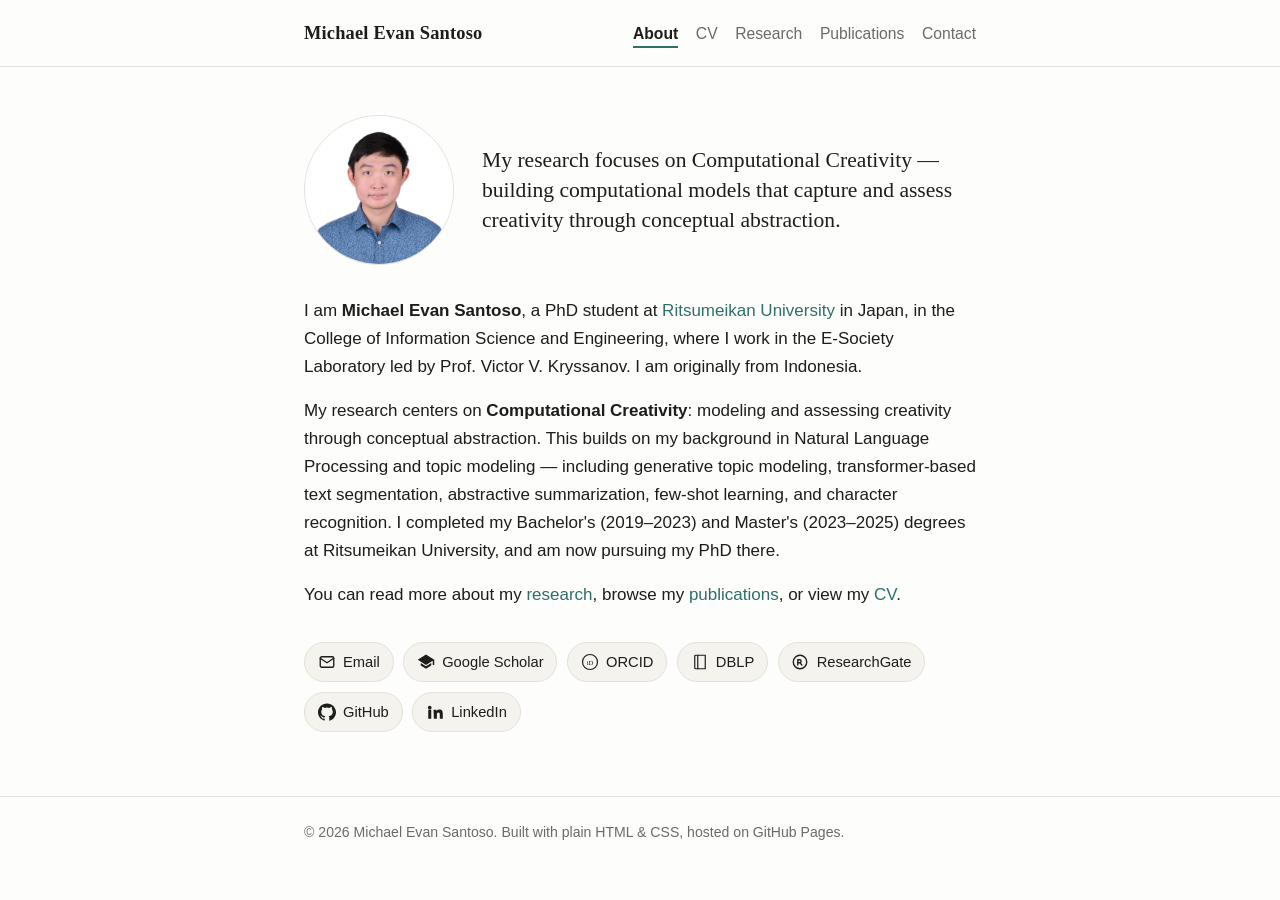
<file: index.html>
<!DOCTYPE html>
<html lang="en">
<head>
  <meta charset="utf-8">
  <meta name="viewport" content="width=device-width, initial-scale=1">
  <title>Michael Evan Santoso — About</title>
  <meta name="description" content="Michael Evan Santoso — PhD student at Ritsumeikan University, Japan. Computational Creativity, NLP, and topic modeling.">
  <link rel="icon" href="assets/img/favicon.svg" type="image/svg+xml">
  <link rel="stylesheet" href="assets/css/style.css">
</head>
<body>
  <a class="skip-link" href="#main">Skip to content</a>

  <header class="site-header">
    <div class="wrap">
      <a class="site-title" href="index.html">Michael Evan Santoso</a>
      <nav class="site-nav" aria-label="Primary">
        <a href="index.html" aria-current="page">About</a>
        <a href="cv.html">CV</a>
        <a href="research.html">Research</a>
        <a href="publications.html">Publications</a>
        <a href="contact.html">Contact</a>
      </nav>
    </div>
  </header>

  <main id="main" class="wrap">
    <div class="intro">
      <img class="headshot" src="assets/img/headshot.jpeg"
           alt="Portrait of Michael Evan Santoso" width="150" height="150">
      <p class="tagline">My research focuses on Computational Creativity — building computational
        models that capture and assess creativity through conceptual abstraction.</p>
    </div>

    <section class="bio">
      <p>I am <strong>Michael Evan Santoso</strong>, a PhD student at
        <a href="https://en.ritsumei.ac.jp/">Ritsumeikan University</a> in Japan, in the
        College of Information Science and Engineering, where I work in the
        E-Society Laboratory led by Prof. Victor V. Kryssanov. I am originally from Indonesia.</p>
      <p>My research centers on <strong>Computational Creativity</strong>: modeling and assessing
        creativity through conceptual abstraction. This builds on my background in Natural Language
        Processing and topic modeling — including generative topic modeling, transformer-based text
        segmentation, abstractive summarization, few-shot learning, and character recognition.
        I completed my Bachelor's (2019&ndash;2023) and Master's (2023&ndash;2025) degrees at
        Ritsumeikan University, and am now pursuing my PhD there.</p>
      <p>You can read more about my <a href="research.html">research</a>, browse my
        <a href="publications.html">publications</a>, or view my <a href="cv.html">CV</a>.</p>
    </section>

    <nav class="links" aria-label="Profiles and contact">
      <a href="mailto:is0534is@ed.ritsumei.ac.jp" aria-label="Email">
        <svg viewBox="0 0 24 24" fill="none" stroke="currentColor" stroke-width="1.8"
             stroke-linecap="round" stroke-linejoin="round" aria-hidden="true">
          <rect x="3" y="5" width="18" height="14" rx="2"></rect>
          <path d="m3 7 9 6 9-6"></path>
        </svg>Email</a>

      <a href="https://scholar.google.com/citations?user=zKkCr3cAAAAJ&amp;hl=en" aria-label="Google Scholar">
        <svg viewBox="0 0 24 24" fill="currentColor" aria-hidden="true">
          <path d="M12 2 1 9l11 7 9-5.73V16h2V9zM5 13.18v3.5L12 21l7-4.32v-3.5L12 17.5z"/>
        </svg>Google Scholar</a>

      <a href="https://orcid.org/0000-0002-5002-0275" aria-label="ORCID">
        <svg viewBox="0 0 24 24" fill="none" stroke="currentColor" stroke-width="1.6" aria-hidden="true">
          <circle cx="12" cy="12" r="10"></circle>
          <text x="12" y="16" font-size="9" font-family="Georgia, serif" fill="currentColor"
                stroke="none" text-anchor="middle">iD</text>
        </svg>ORCID</a>

      <a href="https://dblp.org/pid/369/6828.html" aria-label="DBLP">
        <svg viewBox="0 0 24 24" fill="none" stroke="currentColor" stroke-width="1.6"
             stroke-linecap="round" stroke-linejoin="round" aria-hidden="true">
          <path d="M5 4a1 1 0 0 1 1-1h13v18H6a1 1 0 0 1-1-1z"></path>
          <path d="M9 3v18"></path>
        </svg>DBLP</a>

      <a href="https://www.researchgate.net/profile/Michael-Santoso-3" aria-label="ResearchGate">
        <svg viewBox="0 0 24 24" fill="none" stroke="currentColor" stroke-width="1.8"
             stroke-linecap="round" stroke-linejoin="round" aria-hidden="true">
          <circle cx="12" cy="12" r="9"></circle>
          <path d="M9 16V9h2.5a2 2 0 0 1 0 4H9m3 0 2.5 3"></path>
        </svg>ResearchGate</a>

      <a href="https://github.com/blacfli" aria-label="GitHub">
        <svg viewBox="0 0 24 24" fill="currentColor" aria-hidden="true">
          <path d="M12 .5C5.37.5 0 5.78 0 12.29c0 5.2 3.44 9.6 8.21 11.16.6.11.82-.25.82-.56v-2c-3.34.71-4.04-1.6-4.04-1.6-.55-1.36-1.34-1.72-1.34-1.72-1.09-.73.08-.72.08-.72 1.2.08 1.84 1.21 1.84 1.21 1.07 1.79 2.81 1.27 3.5.97.11-.76.42-1.27.76-1.56-2.67-.3-5.47-1.31-5.47-5.84 0-1.29.47-2.34 1.24-3.17-.12-.3-.54-1.52.12-3.17 0 0 1.01-.32 3.3 1.21a11.6 11.6 0 0 1 6 0c2.29-1.53 3.3-1.21 3.3-1.21.66 1.65.24 2.87.12 3.17.77.83 1.24 1.88 1.24 3.17 0 4.54-2.81 5.54-5.49 5.83.43.37.81 1.1.81 2.22v3.29c0 .31.22.68.83.56C20.56 21.88 24 17.48 24 12.29 24 5.78 18.63.5 12 .5z"/>
        </svg>GitHub</a>

      <a href="https://www.linkedin.com/in/michael-evan-santoso" aria-label="LinkedIn">
        <svg viewBox="0 0 24 24" fill="currentColor" aria-hidden="true">
          <path d="M4.98 3.5a2.5 2.5 0 1 1 0 5 2.5 2.5 0 0 1 0-5zM3 9h4v12H3zM10 9h3.8v1.7h.05c.53-1 1.83-2.05 3.77-2.05 4.03 0 4.78 2.65 4.78 6.1V21h-4v-5.4c0-1.29-.02-2.95-1.8-2.95-1.8 0-2.08 1.4-2.08 2.85V21h-4z"/>
        </svg>LinkedIn</a>
    </nav>
  </main>

  <footer class="site-footer">
    <div class="wrap">
      <p>&copy; <span id="year">2026</span> Michael Evan Santoso. Built with plain HTML &amp; CSS, hosted on GitHub Pages.</p>
    </div>
  </footer>

  <script>document.getElementById('year').textContent = new Date().getFullYear();</script>
</body>
</html>
</file>
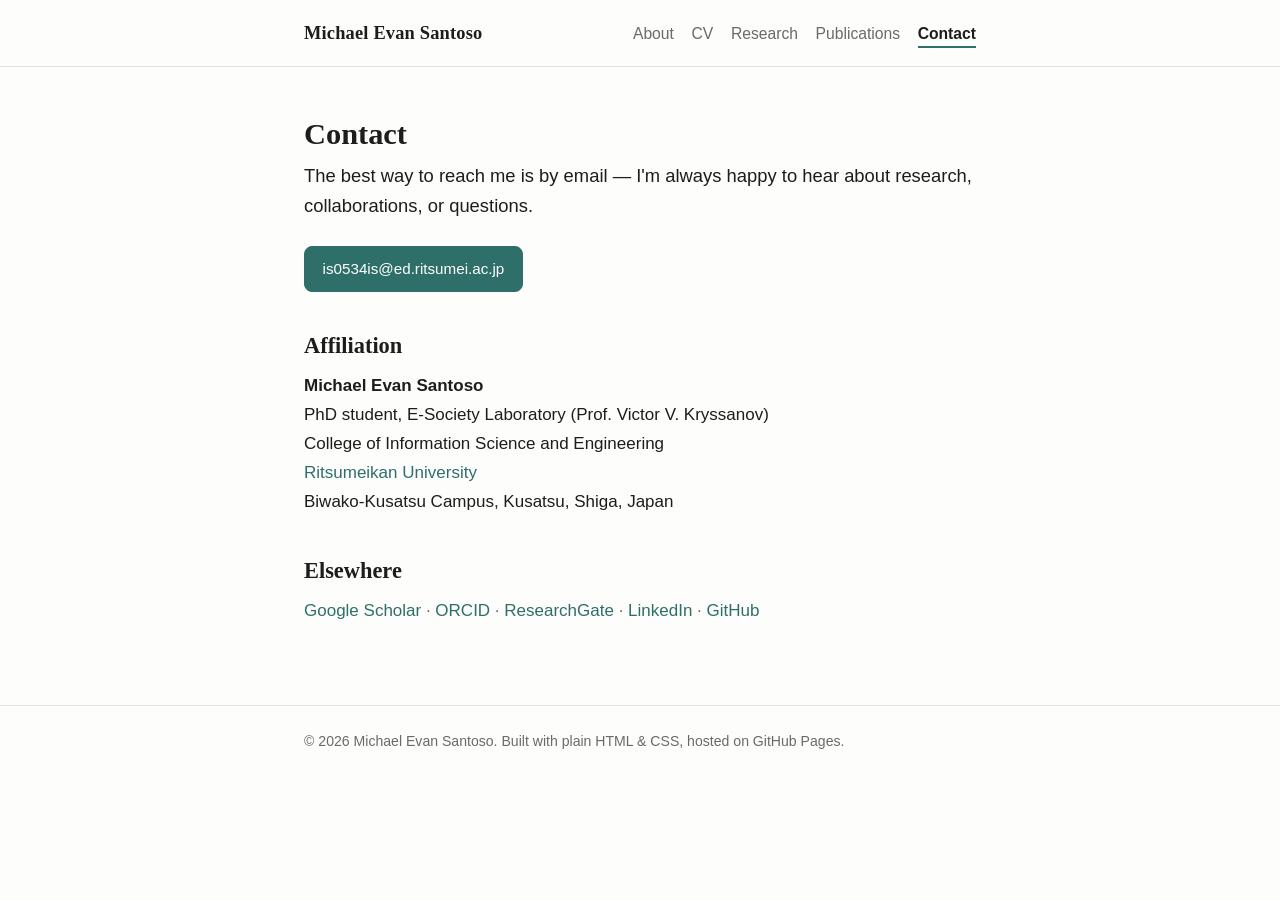
<file: contact.html>
<!DOCTYPE html>
<html lang="en">
<head>
  <meta charset="utf-8">
  <meta name="viewport" content="width=device-width, initial-scale=1">
  <title>Michael Evan Santoso — Contact</title>
  <meta name="description" content="Contact Michael Evan Santoso — email and affiliation at Ritsumeikan University, Japan.">
  <link rel="icon" href="assets/img/favicon.svg" type="image/svg+xml">
  <link rel="stylesheet" href="assets/css/style.css">
</head>
<body>
  <a class="skip-link" href="#main">Skip to content</a>

  <header class="site-header">
    <div class="wrap">
      <a class="site-title" href="index.html">Michael Evan Santoso</a>
      <nav class="site-nav" aria-label="Primary">
        <a href="index.html">About</a>
        <a href="cv.html">CV</a>
        <a href="research.html">Research</a>
        <a href="publications.html">Publications</a>
        <a href="contact.html" aria-current="page">Contact</a>
      </nav>
    </div>
  </header>

  <main id="main" class="wrap">
    <h1>Contact</h1>
    <p class="lead">The best way to reach me is by email — I'm always happy to hear about
      research, collaborations, or questions.</p>

    <p class="cv-actions">
      <a class="btn" href="mailto:is0534is@ed.ritsumei.ac.jp">is0534is@ed.ritsumei.ac.jp</a>
    </p>

    <h2>Affiliation</h2>
    <address style="font-style: normal; line-height: 1.7;">
      <strong>Michael Evan Santoso</strong><br>
      PhD student, E-Society Laboratory (Prof. Victor V. Kryssanov)<br>
      College of Information Science and Engineering<br>
      <a href="https://en.ritsumei.ac.jp/">Ritsumeikan University</a><br>
      Biwako-Kusatsu Campus, Kusatsu, Shiga, Japan
    </address>

    <h2>Elsewhere</h2>
    <p class="muted">
      <a href="https://scholar.google.com/citations?user=zKkCr3cAAAAJ&amp;hl=en">Google Scholar</a> &middot;
      <a href="https://orcid.org/0000-0002-5002-0275">ORCID</a> &middot;
      <a href="https://www.researchgate.net/profile/Michael-Santoso-3">ResearchGate</a> &middot;
      <a href="https://www.linkedin.com/in/michael-evan-santoso">LinkedIn</a> &middot;
      <a href="https://github.com/blacfli">GitHub</a>
    </p>
  </main>

  <footer class="site-footer">
    <div class="wrap">
      <p>&copy; <span id="year">2026</span> Michael Evan Santoso. Built with plain HTML &amp; CSS, hosted on GitHub Pages.</p>
    </div>
  </footer>

  <script>document.getElementById('year').textContent = new Date().getFullYear();</script>
</body>
</html>
</file>
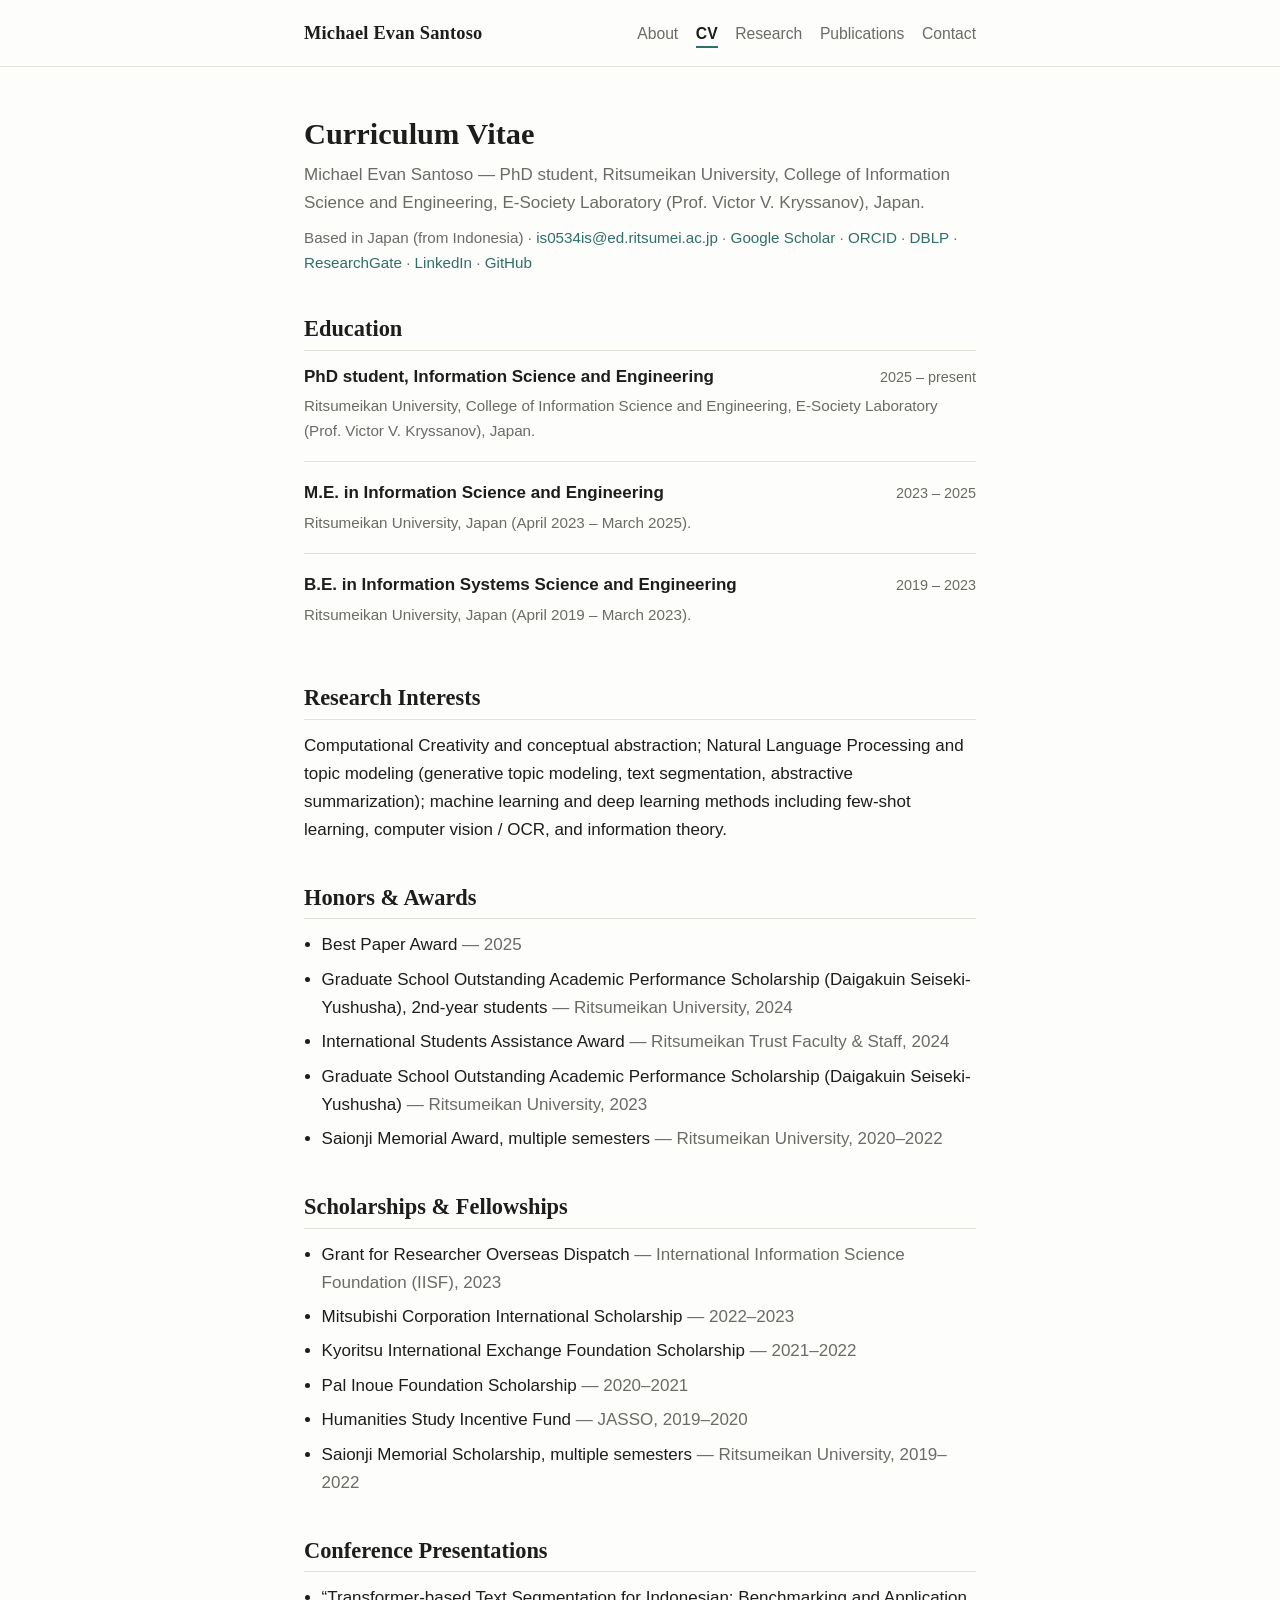
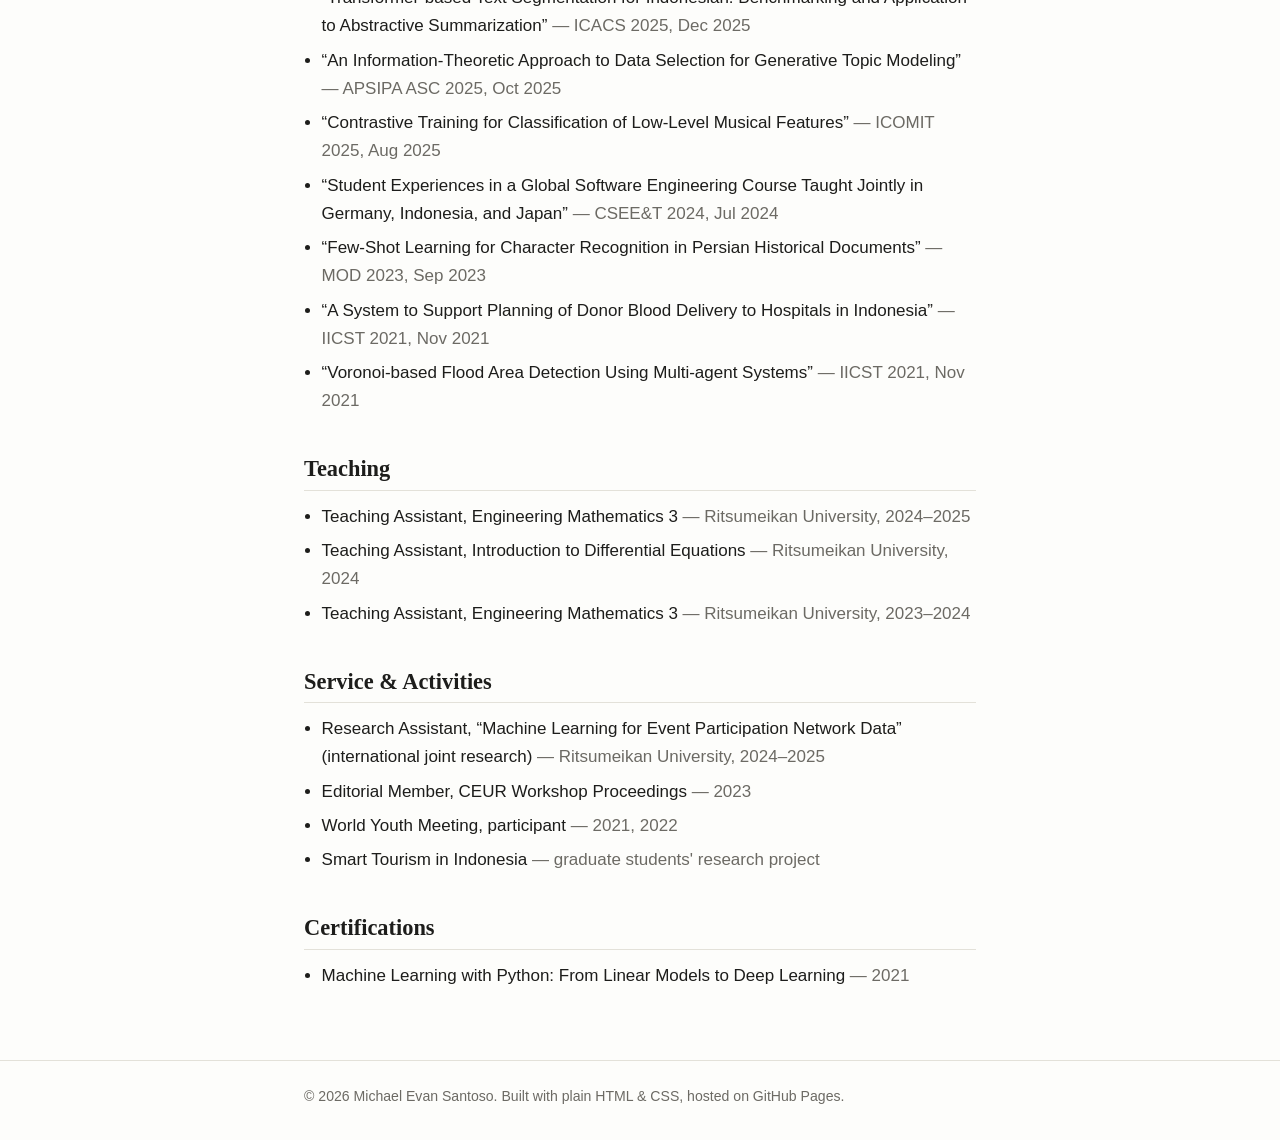
<file: cv.html>
<!DOCTYPE html>
<html lang="en">
<head>
  <meta charset="utf-8">
  <meta name="viewport" content="width=device-width, initial-scale=1">
  <title>Michael Evan Santoso — CV</title>
  <meta name="description" content="Curriculum vitae of Michael Evan Santoso (Ritsumeikan University): education, awards, scholarships, presentations, teaching, and service.">
  <link rel="icon" href="assets/img/favicon.svg" type="image/svg+xml">
  <link rel="stylesheet" href="assets/css/style.css">
</head>
<body>
  <a class="skip-link" href="#main">Skip to content</a>

  <header class="site-header">
    <div class="wrap">
      <a class="site-title" href="index.html">Michael Evan Santoso</a>
      <nav class="site-nav" aria-label="Primary">
        <a href="index.html">About</a>
        <a href="cv.html" aria-current="page">CV</a>
        <a href="research.html">Research</a>
        <a href="publications.html">Publications</a>
        <a href="contact.html">Contact</a>
      </nav>
    </div>
  </header>

  <main id="main" class="wrap cv">
    <h1>Curriculum Vitae</h1>
    <p class="cv-meta">Michael Evan Santoso — PhD student, Ritsumeikan University, College of
      Information Science and Engineering, E-Society Laboratory (Prof. Victor V. Kryssanov), Japan.</p>
    <p class="cv-contact">
      Based in Japan (from Indonesia) &middot;
      <a href="mailto:is0534is@ed.ritsumei.ac.jp">is0534is@ed.ritsumei.ac.jp</a> &middot;
      <a href="https://scholar.google.com/citations?user=zKkCr3cAAAAJ&amp;hl=en">Google Scholar</a> &middot;
      <a href="https://orcid.org/0000-0002-5002-0275">ORCID</a> &middot;
      <a href="https://dblp.org/pid/369/6828.html">DBLP</a> &middot;
      <a href="https://www.researchgate.net/profile/Michael-Santoso-3">ResearchGate</a> &middot;
      <a href="https://www.linkedin.com/in/michael-evan-santoso">LinkedIn</a> &middot;
      <a href="https://github.com/blacfli">GitHub</a>
    </p>

    <h2>Education</h2>
    <div class="cv-entry">
      <div class="cv-entry-head">
        <span class="cv-title">PhD student, Information Science and Engineering</span>
        <span class="cv-date">2025 &ndash; present</span>
      </div>
      <div class="cv-detail muted">Ritsumeikan University, College of Information Science and
        Engineering, E-Society Laboratory (Prof. Victor V. Kryssanov), Japan.</div>
    </div>
    <div class="cv-entry">
      <div class="cv-entry-head">
        <span class="cv-title">M.E. in Information Science and Engineering</span>
        <span class="cv-date">2023 &ndash; 2025</span>
      </div>
      <div class="cv-detail muted">Ritsumeikan University, Japan (April 2023 &ndash; March 2025).</div>
    </div>
    <div class="cv-entry">
      <div class="cv-entry-head">
        <span class="cv-title">B.E. in Information Systems Science and Engineering</span>
        <span class="cv-date">2019 &ndash; 2023</span>
      </div>
      <div class="cv-detail muted">Ritsumeikan University, Japan (April 2019 &ndash; March 2023).</div>
    </div>

    <h2>Research Interests</h2>
    <p>Computational Creativity and conceptual abstraction; Natural Language Processing and topic
      modeling (generative topic modeling, text segmentation, abstractive summarization); machine
      learning and deep learning methods including few-shot learning, computer vision / OCR, and
      information theory.</p>

    <h2>Honors &amp; Awards</h2>
    <ul class="cv-list">
      <li>Best Paper Award <span class="muted">&mdash; 2025</span></li>
      <li>Graduate School Outstanding Academic Performance Scholarship (Daigakuin Seiseki-Yushusha),
        2nd-year students <span class="muted">&mdash; Ritsumeikan University, 2024</span></li>
      <li>International Students Assistance Award
        <span class="muted">&mdash; Ritsumeikan Trust Faculty &amp; Staff, 2024</span></li>
      <li>Graduate School Outstanding Academic Performance Scholarship (Daigakuin Seiseki-Yushusha)
        <span class="muted">&mdash; Ritsumeikan University, 2023</span></li>
      <li>Saionji Memorial Award, multiple semesters
        <span class="muted">&mdash; Ritsumeikan University, 2020&ndash;2022</span></li>
    </ul>

    <h2>Scholarships &amp; Fellowships</h2>
    <ul class="cv-list">
      <li>Grant for Researcher Overseas Dispatch
        <span class="muted">&mdash; International Information Science Foundation (IISF), 2023</span></li>
      <li>Mitsubishi Corporation International Scholarship <span class="muted">&mdash; 2022&ndash;2023</span></li>
      <li>Kyoritsu International Exchange Foundation Scholarship <span class="muted">&mdash; 2021&ndash;2022</span></li>
      <li>Pal Inoue Foundation Scholarship <span class="muted">&mdash; 2020&ndash;2021</span></li>
      <li>Humanities Study Incentive Fund <span class="muted">&mdash; JASSO, 2019&ndash;2020</span></li>
      <li>Saionji Memorial Scholarship, multiple semesters
        <span class="muted">&mdash; Ritsumeikan University, 2019&ndash;2022</span></li>
    </ul>

    <h2>Conference Presentations</h2>
    <ul class="cv-list">
      <li>&ldquo;Transformer-based Text Segmentation for Indonesian: Benchmarking and Application to
        Abstractive Summarization&rdquo; <span class="muted">&mdash; ICACS 2025, Dec 2025</span></li>
      <li>&ldquo;An Information-Theoretic Approach to Data Selection for Generative Topic Modeling&rdquo;
        <span class="muted">&mdash; APSIPA ASC 2025, Oct 2025</span></li>
      <li>&ldquo;Contrastive Training for Classification of Low-Level Musical Features&rdquo;
        <span class="muted">&mdash; ICOMIT 2025, Aug 2025</span></li>
      <li>&ldquo;Student Experiences in a Global Software Engineering Course Taught Jointly in Germany,
        Indonesia, and Japan&rdquo; <span class="muted">&mdash; CSEE&amp;T 2024, Jul 2024</span></li>
      <li>&ldquo;Few-Shot Learning for Character Recognition in Persian Historical Documents&rdquo;
        <span class="muted">&mdash; MOD 2023, Sep 2023</span></li>
      <li>&ldquo;A System to Support Planning of Donor Blood Delivery to Hospitals in Indonesia&rdquo;
        <span class="muted">&mdash; IICST 2021, Nov 2021</span></li>
      <li>&ldquo;Voronoi-based Flood Area Detection Using Multi-agent Systems&rdquo;
        <span class="muted">&mdash; IICST 2021, Nov 2021</span></li>
    </ul>

    <h2>Teaching</h2>
    <ul class="cv-list">
      <li>Teaching Assistant, Engineering Mathematics 3
        <span class="muted">&mdash; Ritsumeikan University, 2024&ndash;2025</span></li>
      <li>Teaching Assistant, Introduction to Differential Equations
        <span class="muted">&mdash; Ritsumeikan University, 2024</span></li>
      <li>Teaching Assistant, Engineering Mathematics 3
        <span class="muted">&mdash; Ritsumeikan University, 2023&ndash;2024</span></li>
    </ul>

    <h2>Service &amp; Activities</h2>
    <ul class="cv-list">
      <li>Research Assistant, &ldquo;Machine Learning for Event Participation Network Data&rdquo;
        (international joint research) <span class="muted">&mdash; Ritsumeikan University, 2024&ndash;2025</span></li>
      <li>Editorial Member, CEUR Workshop Proceedings <span class="muted">&mdash; 2023</span></li>
      <li>World Youth Meeting, participant <span class="muted">&mdash; 2021, 2022</span></li>
      <li>Smart Tourism in Indonesia <span class="muted">&mdash; graduate students' research project</span></li>
    </ul>

    <h2>Certifications</h2>
    <ul class="cv-list">
      <li>Machine Learning with Python: From Linear Models to Deep Learning
        <span class="muted">&mdash; 2021</span></li>
    </ul>
  </main>

  <footer class="site-footer">
    <div class="wrap">
      <p>&copy; <span id="year">2026</span> Michael Evan Santoso. Built with plain HTML &amp; CSS, hosted on GitHub Pages.</p>
    </div>
  </footer>

  <script>document.getElementById('year').textContent = new Date().getFullYear();</script>
</body>
</html>
</file>
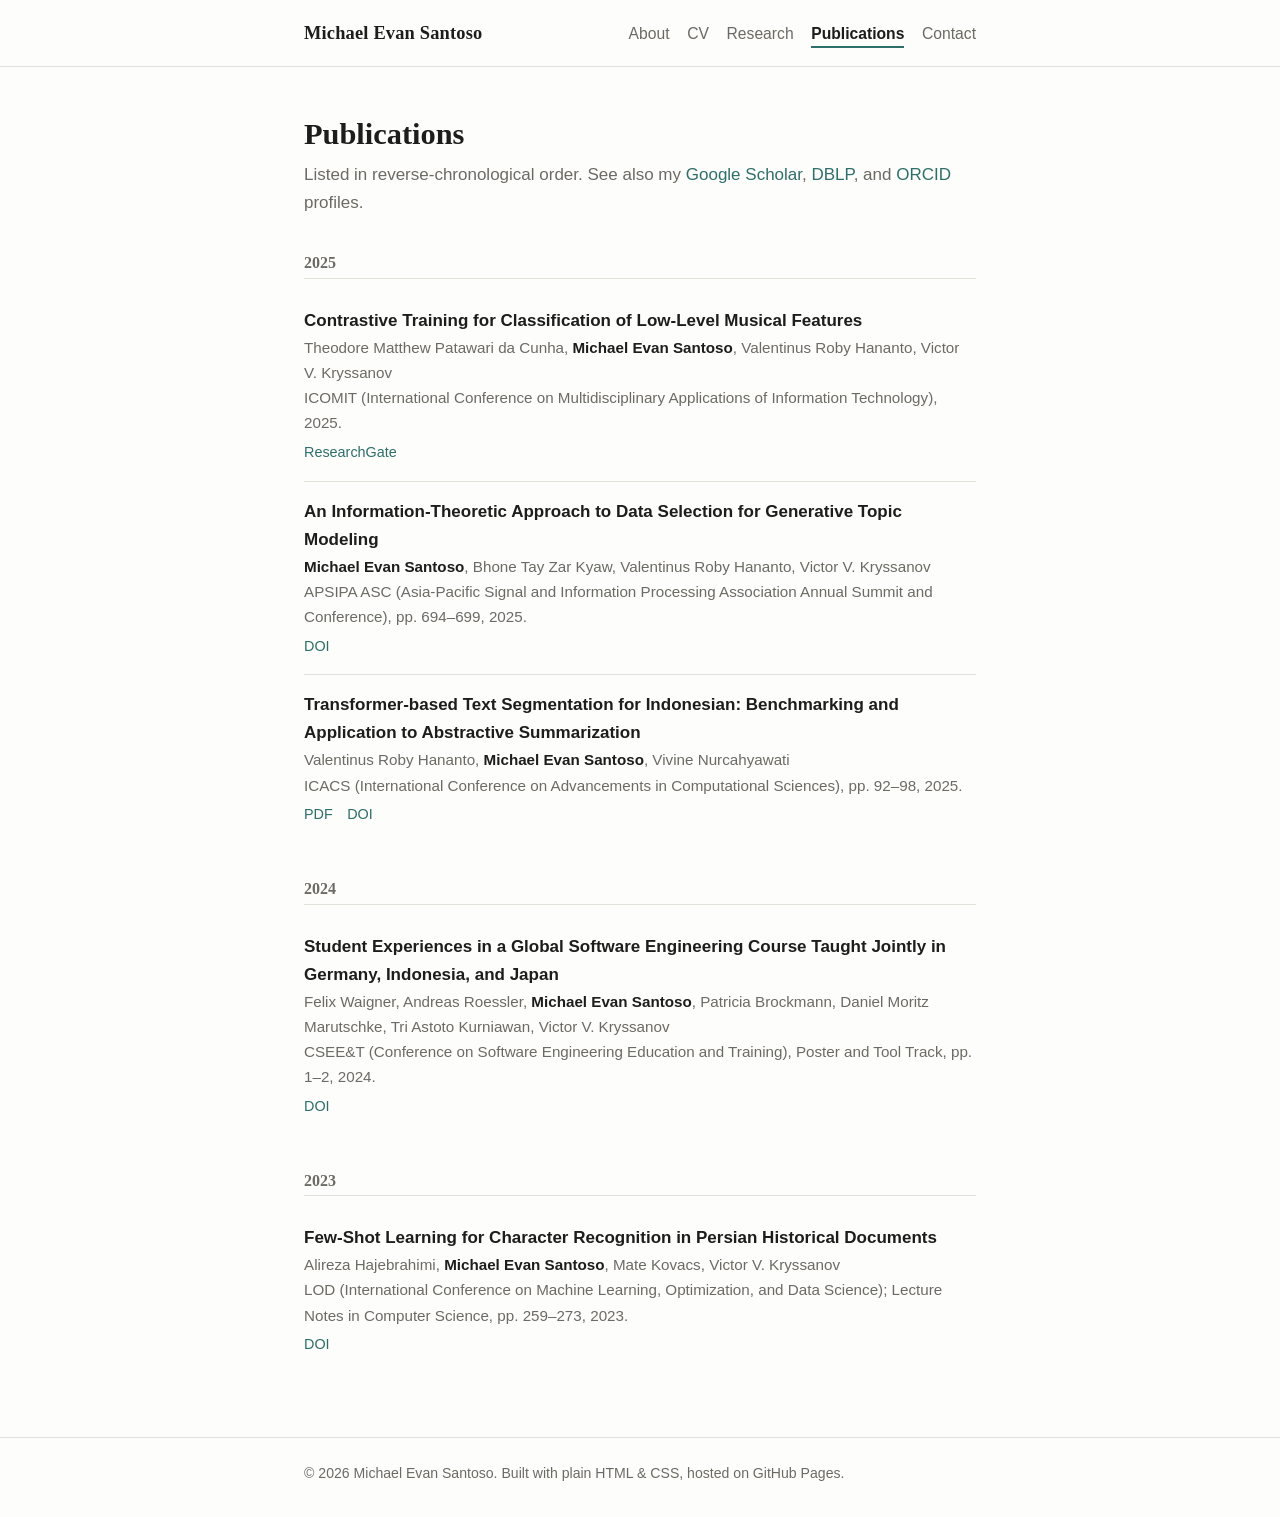
<file: publications.html>
<!DOCTYPE html>
<html lang="en">
<head>
  <meta charset="utf-8">
  <meta name="viewport" content="width=device-width, initial-scale=1">
  <title>Michael Evan Santoso — Publications</title>
  <meta name="description" content="Publications by Michael Evan Santoso (Ritsumeikan University).">
  <link rel="icon" href="assets/img/favicon.svg" type="image/svg+xml">
  <link rel="stylesheet" href="assets/css/style.css">
</head>
<body>
  <a class="skip-link" href="#main">Skip to content</a>

  <header class="site-header">
    <div class="wrap">
      <a class="site-title" href="index.html">Michael Evan Santoso</a>
      <nav class="site-nav" aria-label="Primary">
        <a href="index.html">About</a>
        <a href="cv.html">CV</a>
        <a href="research.html">Research</a>
        <a href="publications.html" aria-current="page">Publications</a>
        <a href="contact.html">Contact</a>
      </nav>
    </div>
  </header>

  <main id="main" class="wrap">
    <h1>Publications</h1>
    <p class="muted">Listed in reverse-chronological order. See also my
      <a href="https://scholar.google.com/citations?user=zKkCr3cAAAAJ&amp;hl=en">Google Scholar</a>,
      <a href="https://dblp.org/pid/369/6828.html">DBLP</a>, and
      <a href="https://orcid.org/0000-0002-5002-0275">ORCID</a> profiles.</p>

    <h2 class="pub-year">2025</h2>
    <ul class="pub-list">
      <li class="pub">
        <div class="pub-title">Contrastive Training for Classification of Low-Level Musical Features</div>
        <div class="pub-authors">Theodore Matthew Patawari da Cunha, <span class="me">Michael Evan Santoso</span>, Valentinus Roby Hananto, Victor V. Kryssanov</div>
        <div class="pub-venue">ICOMIT (International Conference on Multidisciplinary Applications of Information Technology), 2025.</div>
        <div class="pub-links">
          <a href="https://www.researchgate.net/profile/Michael-Santoso-3">ResearchGate</a>
          <!-- PDF: drop the file at assets/papers/santoso2025-contrastive-musical-features.pdf then add: <a href="assets/papers/santoso2025-contrastive-musical-features.pdf">Preprint (PDF)</a> -->
        </div>
      </li>
      <li class="pub">
        <div class="pub-title">An Information-Theoretic Approach to Data Selection for Generative Topic Modeling</div>
        <div class="pub-authors"><span class="me">Michael Evan Santoso</span>, Bhone Tay Zar Kyaw, Valentinus Roby Hananto, Victor V. Kryssanov</div>
        <div class="pub-venue">APSIPA ASC (Asia-Pacific Signal and Information Processing Association Annual Summit and Conference), pp. 694&ndash;699, 2025.</div>
        <div class="pub-links">
          <a href="https://doi.org/10.1109/APSIPAASC65261.2025.11249277">DOI</a>
          <!-- PDF: drop the file at assets/papers/santoso2025-data-selection-topic-modeling.pdf then add: <a href="assets/papers/santoso2025-data-selection-topic-modeling.pdf">Preprint (PDF)</a> -->
        </div>
      </li>
      <li class="pub">
        <div class="pub-title">Transformer-based Text Segmentation for Indonesian: Benchmarking and Application to Abstractive Summarization</div>
        <div class="pub-authors">Valentinus Roby Hananto, <span class="me">Michael Evan Santoso</span>, Vivine Nurcahyawati</div>
        <div class="pub-venue">ICACS (International Conference on Advancements in Computational Sciences), pp. 92&ndash;98, 2025.</div>
        <div class="pub-links">
          <a href="https://dl.acm.org/doi/pdf/10.1145/3789418.3789430">PDF</a>
          <a href="https://doi.org/10.1145/3789418.3789430">DOI</a>
        </div>
      </li>
    </ul>

    <h2 class="pub-year">2024</h2>
    <ul class="pub-list">
      <li class="pub">
        <div class="pub-title">Student Experiences in a Global Software Engineering Course Taught Jointly in Germany, Indonesia, and Japan</div>
        <div class="pub-authors">Felix Waigner, Andreas Roessler, <span class="me">Michael Evan Santoso</span>, Patricia Brockmann, Daniel Moritz Marutschke, Tri Astoto Kurniawan, Victor V. Kryssanov</div>
        <div class="pub-venue">CSEE&amp;T (Conference on Software Engineering Education and Training), Poster and Tool Track, pp. 1&ndash;2, 2024.</div>
        <div class="pub-links">
          <a href="https://doi.org/10.1109/CSEET62301.2024.10663032">DOI</a>
          <!-- PDF: drop the file at assets/papers/santoso2024-global-se-course.pdf then add: <a href="assets/papers/santoso2024-global-se-course.pdf">Preprint (PDF)</a> -->
        </div>
      </li>
    </ul>

    <h2 class="pub-year">2023</h2>
    <ul class="pub-list">
      <li class="pub">
        <div class="pub-title">Few-Shot Learning for Character Recognition in Persian Historical Documents</div>
        <div class="pub-authors">Alireza Hajebrahimi, <span class="me">Michael Evan Santoso</span>, Mate Kovacs, Victor V. Kryssanov</div>
        <div class="pub-venue">LOD (International Conference on Machine Learning, Optimization, and Data Science); Lecture Notes in Computer Science, pp. 259&ndash;273, 2023.</div>
        <div class="pub-links">
          <a href="https://doi.org/10.1007/978-3-031-53969-5_20">DOI</a>
          <!-- PDF: drop the file at assets/papers/santoso2023-fewshot-persian-ocr.pdf then add: <a href="assets/papers/santoso2023-fewshot-persian-ocr.pdf">Preprint (PDF)</a> -->
        </div>
      </li>
    </ul>
  </main>

  <footer class="site-footer">
    <div class="wrap">
      <p>&copy; <span id="year">2026</span> Michael Evan Santoso. Built with plain HTML &amp; CSS, hosted on GitHub Pages.</p>
    </div>
  </footer>

  <script>document.getElementById('year').textContent = new Date().getFullYear();</script>
</body>
</html>
</file>
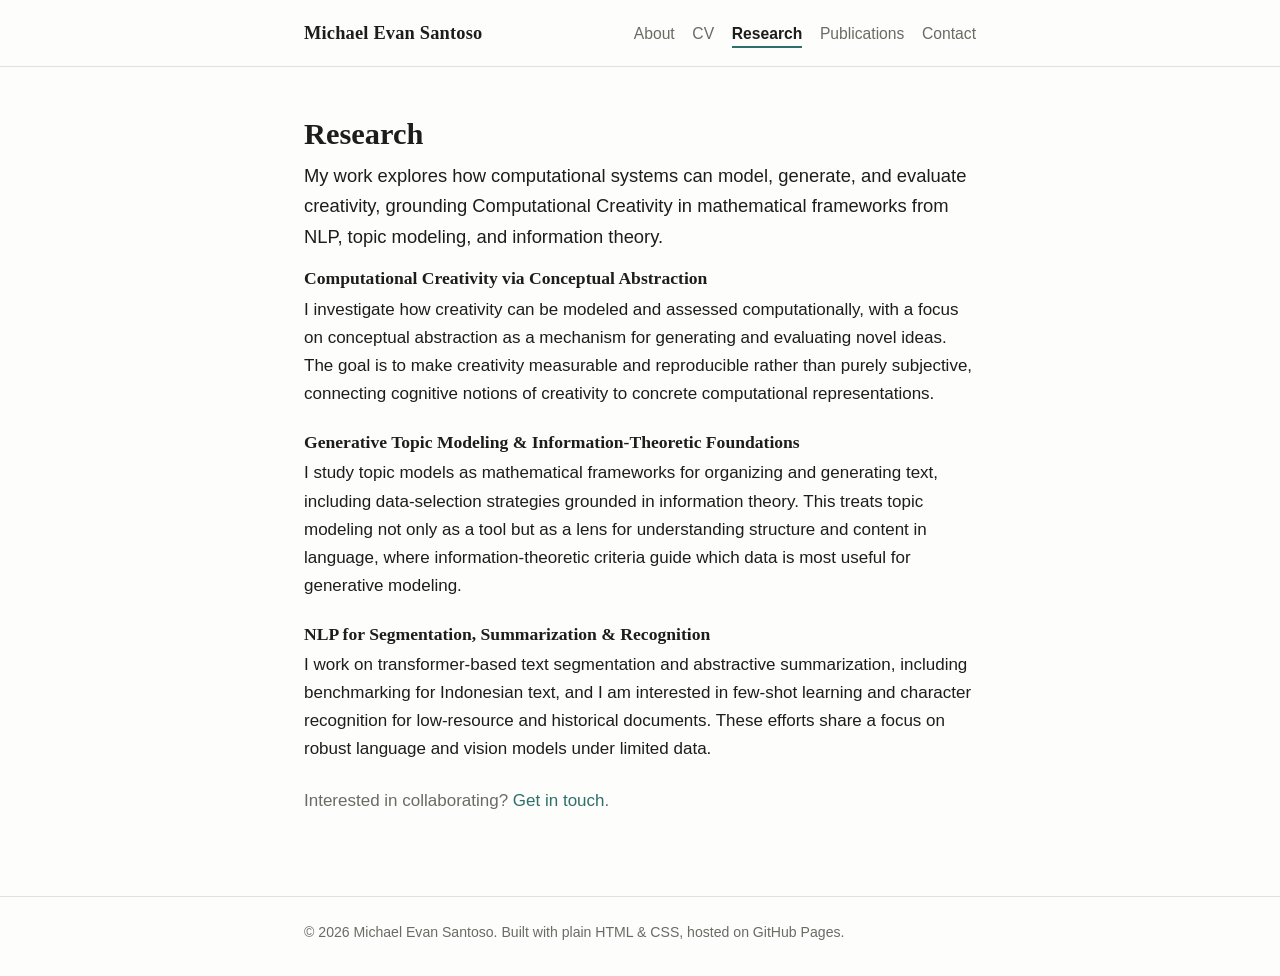
<file: research.html>
<!DOCTYPE html>
<html lang="en">
<head>
  <meta charset="utf-8">
  <meta name="viewport" content="width=device-width, initial-scale=1">
  <title>Michael Evan Santoso — Research</title>
  <meta name="description" content="Research themes of Michael Evan Santoso: Computational Creativity, conceptual abstraction, generative topic modeling, and NLP.">
  <link rel="icon" href="assets/img/favicon.svg" type="image/svg+xml">
  <link rel="stylesheet" href="assets/css/style.css">
</head>
<body>
  <a class="skip-link" href="#main">Skip to content</a>

  <header class="site-header">
    <div class="wrap">
      <a class="site-title" href="index.html">Michael Evan Santoso</a>
      <nav class="site-nav" aria-label="Primary">
        <a href="index.html">About</a>
        <a href="cv.html">CV</a>
        <a href="research.html" aria-current="page">Research</a>
        <a href="publications.html">Publications</a>
        <a href="contact.html">Contact</a>
      </nav>
    </div>
  </header>

  <main id="main" class="wrap">
    <h1>Research</h1>
    <p class="lead">My work explores how computational systems can model, generate, and evaluate
      creativity, grounding Computational Creativity in mathematical frameworks from NLP, topic
      modeling, and information theory.</p>

    <section class="theme">
      <h3>Computational Creativity via Conceptual Abstraction</h3>
      <p>I investigate how creativity can be modeled and assessed computationally, with a focus on
        conceptual abstraction as a mechanism for generating and evaluating novel ideas. The goal is
        to make creativity measurable and reproducible rather than purely subjective, connecting
        cognitive notions of creativity to concrete computational representations.</p>
    </section>

    <section class="theme">
      <h3>Generative Topic Modeling &amp; Information-Theoretic Foundations</h3>
      <p>I study topic models as mathematical frameworks for organizing and generating text,
        including data-selection strategies grounded in information theory. This treats topic
        modeling not only as a tool but as a lens for understanding structure and content in
        language, where information-theoretic criteria guide which data is most useful for
        generative modeling.</p>
    </section>

    <section class="theme">
      <h3>NLP for Segmentation, Summarization &amp; Recognition</h3>
      <p>I work on transformer-based text segmentation and abstractive summarization, including
        benchmarking for Indonesian text, and I am interested in few-shot learning and character
        recognition for low-resource and historical documents. These efforts share a focus on robust
        language and vision models under limited data.</p>
    </section>

    <p class="muted">Interested in collaborating? <a href="mailto:is0534is@ed.ritsumei.ac.jp">Get in touch</a>.</p>
  </main>

  <footer class="site-footer">
    <div class="wrap">
      <p>&copy; <span id="year">2026</span> Michael Evan Santoso. Built with plain HTML &amp; CSS, hosted on GitHub Pages.</p>
    </div>
  </footer>

  <script>document.getElementById('year').textContent = new Date().getFullYear();</script>
</body>
</html>
</file>
<file: assets/css/style.css>
/* ============================================================
   blacfli.github.io — minimalist academic portfolio
   Single shared stylesheet. Retune the palette via the
   custom properties in :root (and the dark-mode block).
   ============================================================ */

:root {
  --bg:        #fdfdfb;
  --surface:   #f4f3ee;
  --text:      #1d1d1b;
  --muted:     #6c6a64;
  --border:    #e3e1d9;
  --accent:    #2f6f6a;   /* deep teal — our own touch */
  --accent-ink:#23534f;
  --max:       720px;
  --serif: Georgia, "Times New Roman", "Iowan Old Style", serif;
  --sans: -apple-system, BlinkMacSystemFont, "Segoe UI", Roboto, Helvetica, Arial, sans-serif;
}

@media (prefers-color-scheme: dark) {
  :root {
    --bg:        #15181a;
    --surface:   #1e2225;
    --text:      #e8e6e0;
    --muted:     #a4a199;
    --border:    #2c3033;
    --accent:    #6cb6ad;
    --accent-ink:#8fcfc6;
  }
}

/* ---------- reset / base ---------- */
*, *::before, *::after { box-sizing: border-box; }

html { -webkit-text-size-adjust: 100%; }

body {
  margin: 0;
  background: var(--bg);
  color: var(--text);
  font-family: var(--sans);
  font-size: 1.0625rem;
  line-height: 1.65;
  -webkit-font-smoothing: antialiased;
  text-rendering: optimizeLegibility;
}

.wrap {
  width: 100%;
  max-width: var(--max);
  margin-inline: auto;
  padding-inline: 1.5rem;
}

h1, h2, h3 {
  font-family: var(--serif);
  line-height: 1.25;
  font-weight: 600;
  color: var(--text);
}
h1 { font-size: 1.9rem; margin: 0 0 .5rem; }
h2 { font-size: 1.4rem; margin: 2.5rem 0 .75rem; }
h3 { font-size: 1.1rem; margin: 1.75rem 0 .35rem; }

p { margin: 0 0 1rem; }

a { color: var(--accent); text-decoration: none; }
a:hover { color: var(--accent-ink); text-decoration: underline; }

:focus-visible {
  outline: 2px solid var(--accent);
  outline-offset: 3px;
  border-radius: 2px;
}

img { max-width: 100%; height: auto; }

.skip-link {
  position: absolute;
  left: -999px;
}
.skip-link:focus {
  left: 1rem;
  top: 1rem;
  z-index: 10;
  background: var(--surface);
  padding: .5rem .75rem;
  border-radius: 6px;
}

/* ---------- header / nav ---------- */
.site-header {
  border-bottom: 1px solid var(--border);
}
.site-header .wrap {
  display: flex;
  flex-wrap: wrap;
  align-items: baseline;
  justify-content: space-between;
  gap: .5rem 1.5rem;
  padding-block: 1.1rem;
}
.site-title {
  font-family: var(--serif);
  font-size: 1.15rem;
  font-weight: 600;
  color: var(--text);
  letter-spacing: .01em;
}
.site-title:hover { text-decoration: none; color: var(--accent); }

.site-nav {
  display: flex;
  flex-wrap: wrap;
  gap: 1.1rem;
  font-size: .98rem;
}
.site-nav a { color: var(--muted); }
.site-nav a:hover { color: var(--accent); text-decoration: none; }
.site-nav a[aria-current="page"] {
  color: var(--text);
  font-weight: 600;
  border-bottom: 2px solid var(--accent);
}

/* ---------- main content ---------- */
main { padding-block: 3rem 4rem; }

/* About / intro */
.intro {
  display: flex;
  align-items: center;
  gap: 1.75rem;
  margin-bottom: 2rem;
}
.headshot {
  flex: 0 0 auto;
  width: 150px;
  height: 150px;
  border-radius: 50%;
  object-fit: cover;
  border: 1px solid var(--border);
  background: var(--surface);
}
.tagline {
  font-family: var(--serif);
  font-size: 1.35rem;
  line-height: 1.4;
  margin: 0;
  color: var(--text);
}

.lead { font-size: 1.15rem; color: var(--text); }
.muted { color: var(--muted); }

/* profile / contact links row */
.links {
  display: flex;
  flex-wrap: wrap;
  gap: .6rem;
  margin-top: 2rem;
}
.links a {
  display: inline-flex;
  align-items: center;
  gap: .45rem;
  padding: .45rem .8rem;
  border: 1px solid var(--border);
  border-radius: 999px;
  background: var(--surface);
  color: var(--text);
  font-size: .92rem;
}
.links a:hover {
  text-decoration: none;
  border-color: var(--accent);
  color: var(--accent);
}
.links svg { width: 18px; height: 18px; flex: 0 0 auto; }

/* research themes */
.theme { margin-bottom: 1.5rem; }
.theme h3 { margin-top: 0; }

/* publications */
.pub-year {
  margin-top: 2.25rem;
  padding-bottom: .3rem;
  border-bottom: 1px solid var(--border);
  color: var(--muted);
  font-size: 1rem;
}
.pub-list { list-style: none; margin: 0; padding: 0; }
.pub {
  padding: 1rem 0;
  border-bottom: 1px solid var(--border);
}
.pub:last-child { border-bottom: 0; }
.pub-title { font-weight: 600; }
.pub-authors, .pub-venue { color: var(--muted); font-size: .95rem; }
.pub-authors .me { color: var(--text); font-weight: 600; }
.pub-links { margin-top: .35rem; font-size: .9rem; display: flex; gap: .9rem; }

/* CV */
.cv-actions { margin: 1.5rem 0 2.5rem; }
.btn {
  display: inline-flex;
  align-items: center;
  gap: .5rem;
  padding: .6rem 1.1rem;
  border-radius: 8px;
  background: var(--accent);
  color: #fff;
  font-size: .95rem;
  border: 1px solid var(--accent);
}
.btn:hover { background: var(--accent-ink); color: #fff; text-decoration: none; }
@media (prefers-color-scheme: dark) { .btn { color: #10201e; } .btn:hover { color: #10201e; } }

/* CV page (inline résumé, AcademicPages-inspired) — all scoped to .cv */
.cv h2 { padding-bottom: .4rem; border-bottom: 1px solid var(--border); }
.cv-meta { color: var(--muted); margin: .25rem 0 .5rem; }
.cv-contact { color: var(--muted); font-size: .95rem; margin: 0 0 1.5rem; }
.cv-contact a { color: var(--accent); }
.cv-entry { margin-bottom: 1.1rem; padding-bottom: 1.1rem; border-bottom: 1px solid var(--border); }
.cv-entry:last-of-type { border-bottom: 0; }
.cv-entry-head { display: flex; justify-content: space-between; align-items: baseline; gap: 1rem; }
.cv-title { font-weight: 600; }
.cv-date { color: var(--muted); font-size: .9rem; white-space: nowrap; font-variant-numeric: tabular-nums; }
.cv-detail { font-size: .95rem; margin-top: .15rem; }
.cv-list { padding-left: 1.1rem; margin: .25rem 0 0; }
.cv-list li { margin-bottom: .4rem; }
@media (max-width: 540px) { .cv-entry-head { flex-direction: column; gap: .1rem; } }

/* 404 */
.center { text-align: center; padding-block: 4rem; }

/* ---------- footer ---------- */
.site-footer {
  border-top: 1px solid var(--border);
  color: var(--muted);
  font-size: .88rem;
}
.site-footer .wrap { padding-block: 1.5rem 2rem; }
.site-footer p { margin: 0; }

/* ---------- responsive ---------- */
@media (max-width: 540px) {
  .intro { flex-direction: column; align-items: flex-start; gap: 1.1rem; }
  .headshot { width: 120px; height: 120px; }
  .tagline { font-size: 1.2rem; }
  main { padding-block: 2rem 3rem; }
}

/* ---------- print (Save CV as PDF) ---------- */
@media print {
  .site-header, .site-footer, .cv-actions, .links, .skip-link { display: none !important; }
  body { background: #fff; color: #000; font-size: 11pt; }
  main { padding: 0; }
  a { color: #000; text-decoration: none; }
}
</file>
